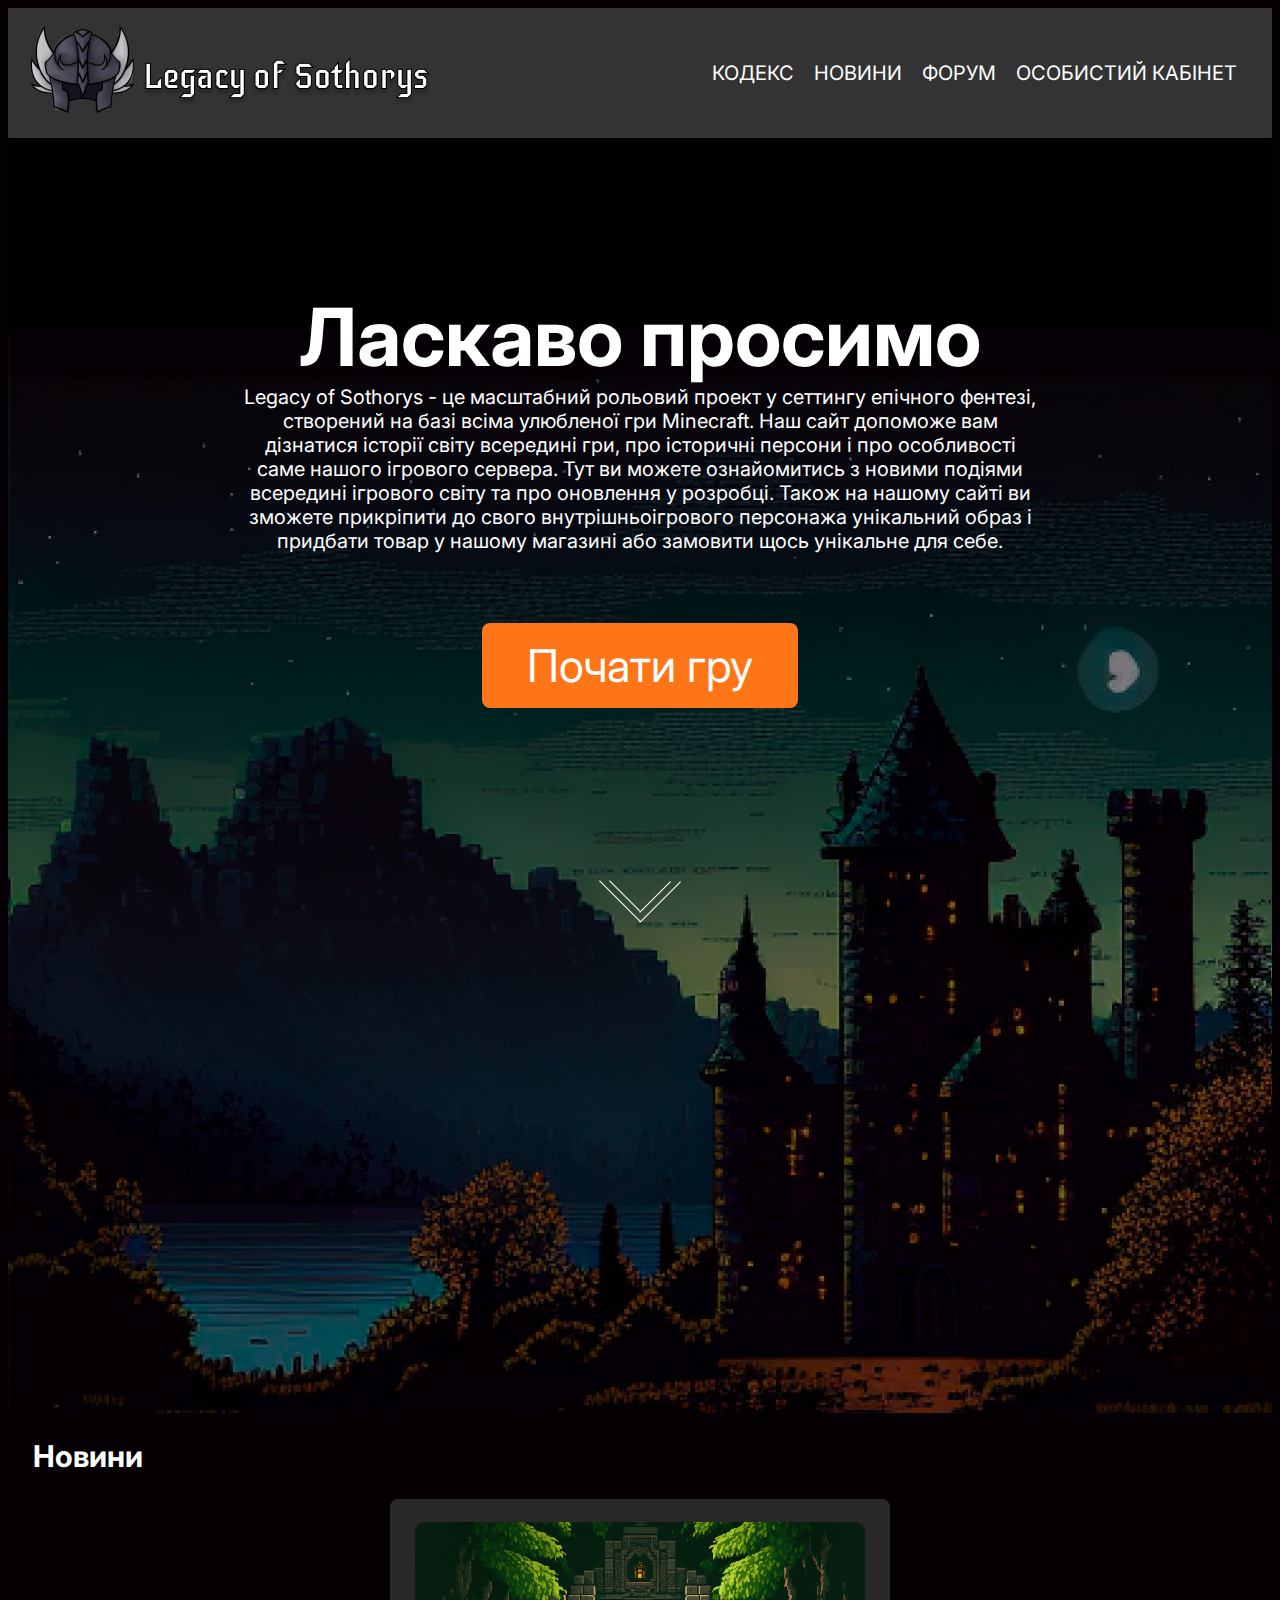
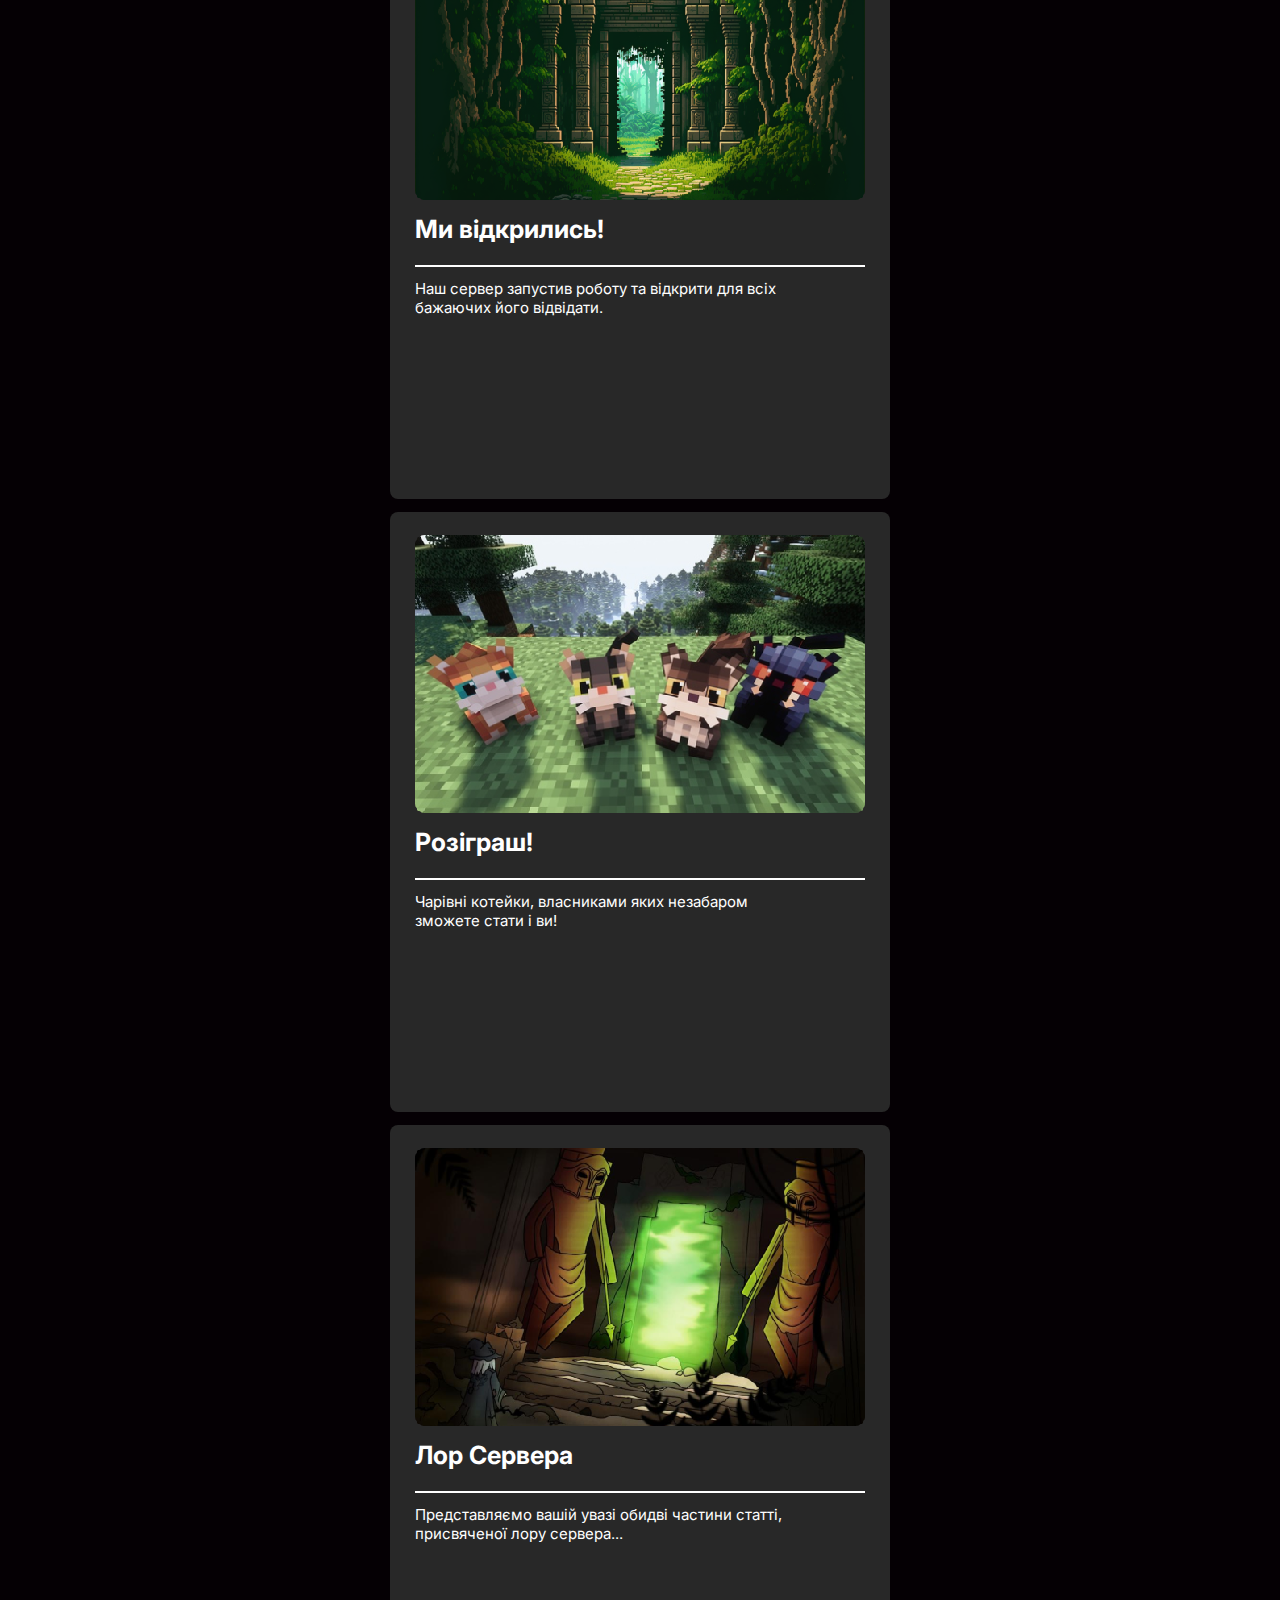
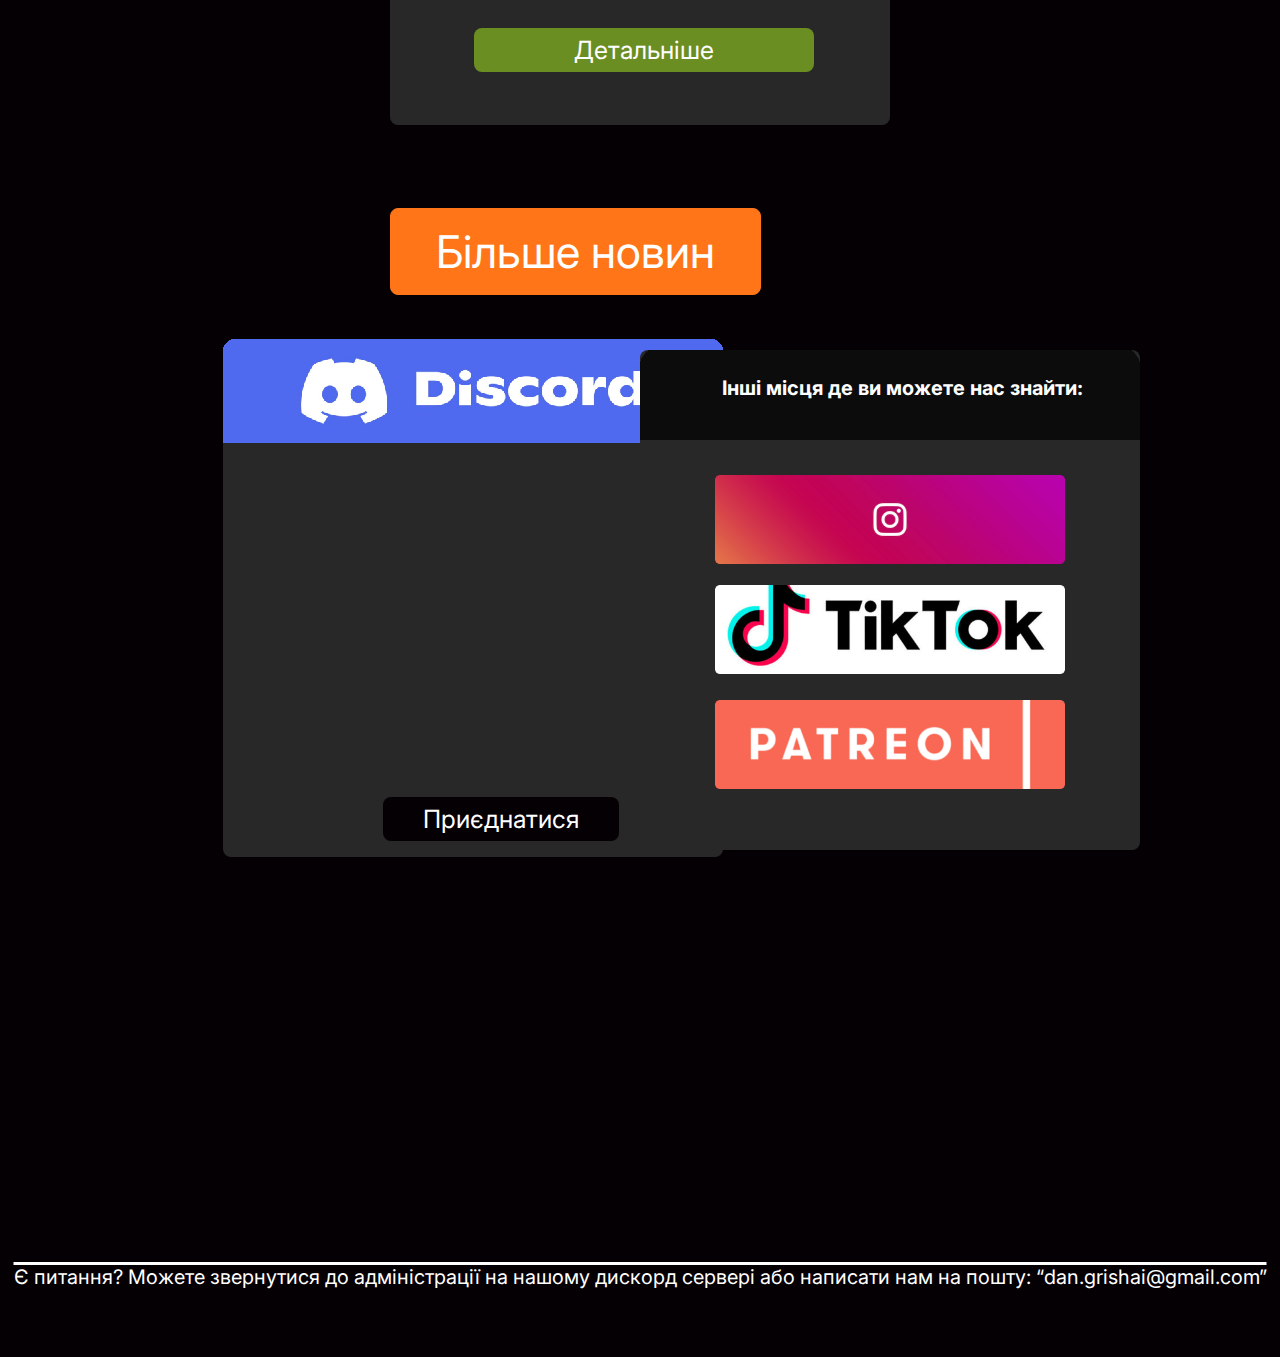
<file: index.html>
<!DOCTYPE html>
<html lang="en">
<head>
    <meta charset="UTF-8">
    <meta http-equiv="X-UA-Compatible" content="IE=edge">
    <meta name="viewport" content="width=device-width, initial-scale=1.0">
    <title>Legacy of  Sothorys</title>
    <link rel="preconnect" href="https://fonts.googleapis.com">
    <link rel="preconnect" href="https://fonts.gstatic.com" crossorigin>
    <link href="https://fonts.googleapis.com/css2?family=Inter&display=swap" rel="stylesheet">
    <link rel="stylesheet" href="/styles/style.css">
    <link href="https://cdnjs.cloudflare.com/ajax/libs/normalize/8.0.1/normalize.min.css">
</head>
<link rel="shortcut icon" href="/images/web.ico" type="image/x-icon">
<body>
    <header>
        <div class="header">
            <a href="index.html" class="header__logo"><img src="/images/Logo.png" alt="Logo"></a>
            <nav>
                <ul class="nav">
                    <li class="nav__item">
                        <a href="info.html" class="nav__link">Кодекс</a>
                    </li>
                    <li class="nav__item">
                        <a href="news.html" class="nav__link">Новини</a>
                    </li>
                    <li class="nav__item">
                        <a href="#" class="nav__link">Форум</a>
                    </li>
                    <li class="nav__item">
                        <a href="log.html" class="nav__link">Особистий кабінет</a>
                    </li>
                </ul>
            </nav>
            <div class="navbar-toggle">&#9776;</div>
        </div>
    </header>
    
    <section class="banner">
    <section>
        <div class="container">
            <h1 class="banner__title">Ласкаво просимо</h1>
            <p class="banner__text">Legacy of Sothorys - це масштабний рольовий
                проект у сеттингу епічного фентезі, створений
                на базі всіма улюбленої гри Minecraft.
                
                Наш сайт допоможе вам дізнатися історії світу всередині гри, про історичні персони і про особливості саме нашого ігрового сервера. Тут ви можете ознайомитись з новими подіями всередині ігрового світу та про оновлення у розробці. Також на нашому сайті ви зможете прикріпити до свого внутрішньоігрового персонажа унікальний образ і придбати товар у нашому магазині або замовити щось унікальне для себе.</p>
                <div class="btn">
                    <a href="start.html" class="btn__btn">Почати гру</a>
                </div>
                <img class="banner__img" src="/images/down.png " alt="banner">
        </div>
    </section>
    </section>
    <section class="section">
        <div class="container">
            <h2 class="section__title">Новини</h2>
            <div class="news">
                <div class="news-item">
                    <div class="news-header">
                        <div class="news-info">
                            <h3 class="news-info__title">Ми відкрились!</h3>
                        </div>
                    </div>
                    <div class="news-footer">
                        <ul class="news-list">
                            <p class="news-list__item">Наш сервер запустив роботу та відкрити для всіх бажаючих його відвідати.</p>
                            <!-- <a href="#" class="news-list__btn">Детальніше</a> -->
                        </ul>
                        <img class="news-info__img1" src="/images/new1.png" alt="news">
                        <img class="news-info__line1" src="/images/line.png" alt="news">
                    </div>
                </div>
                <div class="news-item1">
                    <div class="news-header">
                        <div class="news-info">
                            <h3 class="news-info__title">Розіграш!</h3>
                        </div>
                    </div>
                    <div class="news-footer">
                        <ul class="news-list">
                            <p class="news-list__item">Чарівні котейки, власниками яких незабаром зможете стати і ви!</p>
                            <!-- <a href="#" class="news-list__btn">Детальніше</a> -->
                        </ul>
                        <img class="news-info__img1" src="/images/new2.png" alt="news">
                        <img class="news-info__line1" src="/images/line.png" alt="news">
                    </div>
                </div>
                <div class="news-item2">
                    <div class="news-header">
                        <div class="news-info">
                            <h3 class="news-info__title">Лор Сервера</h3>
                        </div>
                    </div>
                    <div class="news-footer">
                        <ul class="news-list">
                            <p class="news-list__item">Представляємо вашій увазі обидві частини статті, присвяченої лору сервера...</p>
                            <a href="#" class="news-list__btn">Детальніше</a>
                        </ul>
                        <img class="news-info__img1" src="/images/new3.png" alt="news">
                        <img class="news-info__line1" src="/images/line.png" alt="news">
                    </div>
                    <div class="newsbtn">
                        <a href="news.html" class="newsbtn__btn">Більше новин</a>
                    </div>
                </div>
            </div>
        </div>
    </div>
</div>
    </section>
    <section class="contacts">
        <div class="info">
                <div class="info-links">                
                    <div class="info-links__header">
                        <img class="info-links__header__img" src="/images/Dis1.png" alt="Dis">
                    </div>
                    <div class="info-links__btn">
                        <a href="#" class="info-links__btn__btn">Приєднатися</a>
                    </div>
                </div>
                <div class="info-links1">                
                    <div class="info-links1__header">
                        <img src="/images/blackline.png" class="info-links1__header__img" alt="textback">
                        <h4 class="info-links1__header__title">Інші місця де ви можете нас знайти:</h4>
                    </div>
                    <div class="info-links1__btn">
                        <a href="#"><img class="info-links1__btn__instagram" src="/images/inst.png" alt="info-btn"></a>
                        <a href="#"><img class="info-links1__btn__tiktok" src="/images/tiktok.png" alt="info-btn1"></a>
                        <a href="#"><img class="info-links1__btn__patreon" src="/images/patreon.png" alt="info-btn2"></a>
                    </div>
                </div>
        </div>
    </section>
    <section class="end">
        <div class="ending">
            <p class="ending__text">Є питання? Можете звернутися до адміністрації на нашому дискорд сервері або написати нам на пошту: “dan.grishai@gmail.com”</p>
        </div>
    </section>
    <script>
        document.addEventListener('DOMContentLoaded', function () {
            var navbarToggle = document.querySelector('.navbar-toggle');
            var navbarMenu = document.querySelector('.nav');

            navbarToggle.addEventListener('click', function () {
                navbarMenu.classList.toggle('navbar-open');
            });
        });
    </script>
</body>
</html>
</file>
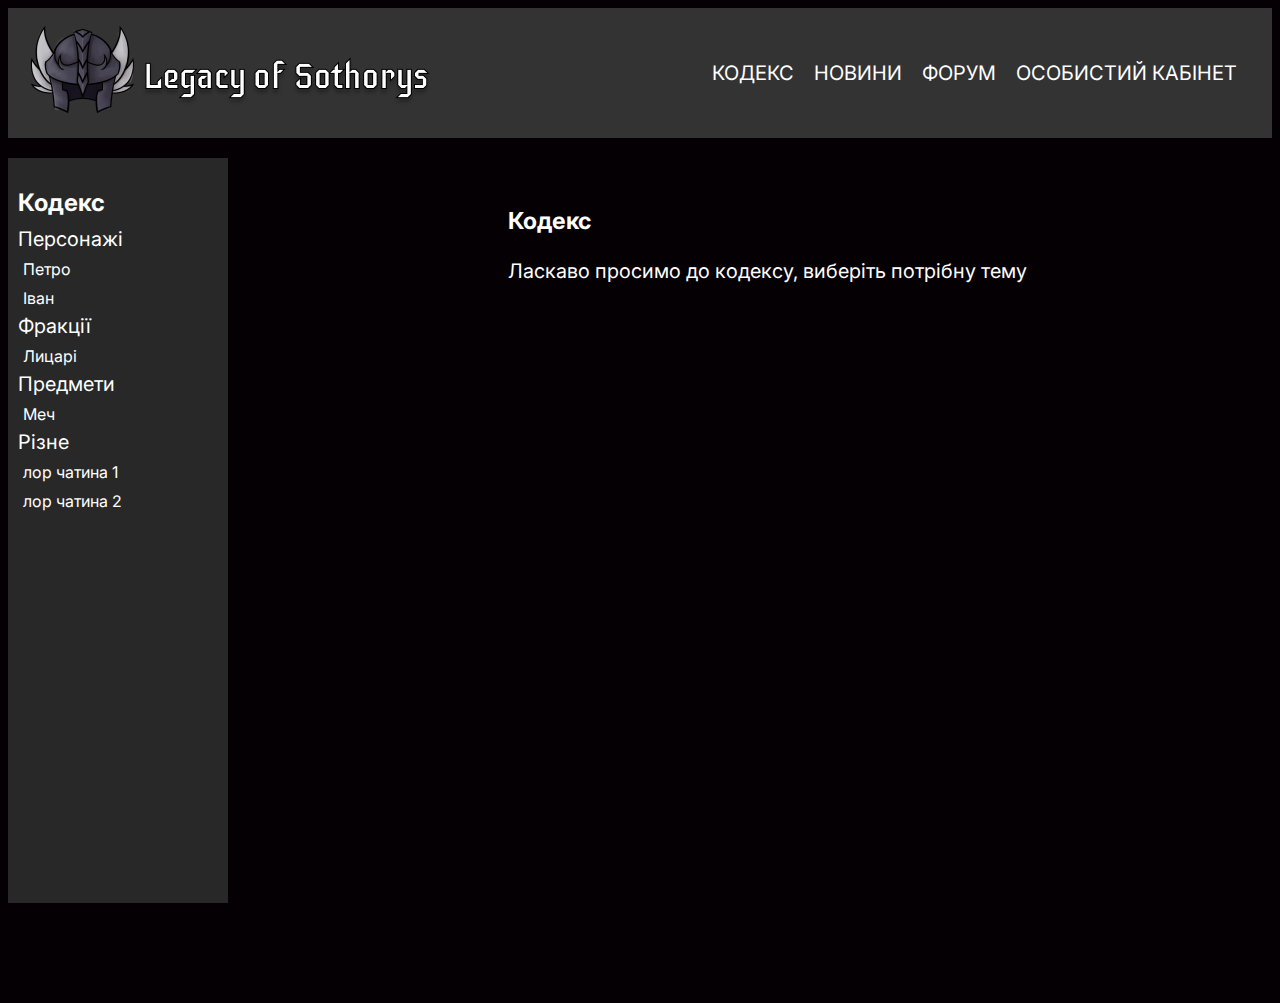
<file: info.html>
<!DOCTYPE html>
<html lang="en">
<head>
    <meta charset="UTF-8">
    <meta http-equiv="X-UA-Compatible" content="IE=edge">
    <meta name="viewport" content="width=device-width, initial-scale=1.0">
    <title>Кодекс Legacy of  Sothorys</title>
    <link rel="preconnect" href="https://fonts.googleapis.com">
    <link rel="preconnect" href="https://fonts.gstatic.com" crossorigin>
    <link href="https://fonts.googleapis.com/css2?family=Inter&display=swap" rel="stylesheet">
    <link rel="stylesheet" href="/styles/style.css">
    <link href="https://cdnjs.cloudflare.com/ajax/libs/normalize/8.0.1/normalize.min.css">
</head>
<link rel="shortcut icon" href="/images/web.ico" type="image/x-icon">
<body>
    <header>
        <div class="header">
            <a href="index.html" class="header__logo"><img src="/images/Logo.png" alt="Logo"></a>
            <nav>
                <ul class="nav">
                    <li class="nav__item">
                        <a href="info.html" class="nav__link">Кодекс</a>
                    </li>
                    <li class="nav__item">
                        <a href="news.html" class="nav__link">Новини</a>
                    </li>
                    <li class="nav__item">
                        <a href="#" class="nav__link">Форум</a>
                    </li>
                    <li class="nav__item">
                        <a href="log.html" class="nav__link">Особистий кабінет</a>
                    </li>
                </ul>
            </nav>
            <div class="navbar-toggle">&#9776;</div>
        </div>
    </header>
    <div class="Titels">
        <h2 class="Titels__title">Кодекс</h2>
        <ul class="infos">
            <li class="infos__item">
                <a class="infos__item">Персонажі</a>
            </li>
            <li class="infos__item">
                <a href="#" class="infos__link1">Петро</a>
            </li>
            <li class="infos__item">
                <a href="#" class="infos__link2">Іван</a>
            </li>
            <li class="infos__item">
                <a class="infos__item">Фракції</a>
            </li>
            <li class="infos__item">
                <a href="#" class="infos__link3">Лицарі</a>
            </li>
            <li class="infos__item">
                <a class="infos__item">Предмети</a>
            </li>
            <li class="infos__item">
                <a href="#" class="infos__link4">Меч</a>
            </li>
            <li class="infos__item">
                <a class="infos__item">Різне</a>
            </li>
            <li class="infos__item">
                <a href="#" class="infos__link5">лор чатина 1</a>
            </li>
            <li class="infos__item">
                <a href="#" class="infos__link6">лор чатина 2</a>
            </li>
        </ul>
    </div>
    <div class="Textos">
        <h3 class="pageTitle">Кодекс</h3>
        <p class="textContainer">Ласкаво просимо до кодексу, виберіть потрібну тему</p>
    </div>
    <script>
        // Получаем ссылки на элементы
        var link1 = document.querySelector('.infos__link1');
        var link2 = document.querySelector('.infos__link2');
        var link3 = document.querySelector('.infos__link3');
        var link4 = document.querySelector('.infos__link4');
        var link5 = document.querySelector('.infos__link5');
        var link6 = document.querySelector('.infos__link6');
        var pageTitle = document.querySelector(".pageTitle");
        var textContainer = document.querySelector(".textContainer");

        // Назначаем обработчики событий для кнопок
        link1.addEventListener("click", function(event) {
        event.preventDefault(); // Отменяем переход по ссылке
        pageTitle.innerHTML = "Петро";
        textContainer.innerHTML = "Петро це фермер, який любить працювати";
        });

        link2.addEventListener("click", function(event) {
        event.preventDefault(); // Отменяем переход по ссылке
        pageTitle.innerHTML = "Іван";
        textContainer.innerHTML = "Іван це інший персонаж";
        });

        link3.addEventListener("click", function(event) {
        event.preventDefault(); // Отменяем переход по ссылке
        pageTitle.innerHTML = "Лицарі";
        textContainer.innerHTML = "Лицарі це орден захисників";
        });

        link4.addEventListener("click", function(event) {
        event.preventDefault(); // Отменяем переход по ссылке
        pageTitle.innerHTML = "Меч";
        textContainer.innerHTML = "Меч стандартне спорядження лицарів";
        });

        link5.addEventListener("click", function(event) {
        event.preventDefault(); // Отменяем переход по ссылке
        pageTitle.innerHTML = "лор чатина 1";
        textContainer.innerHTML = "1";
        });

        link6.addEventListener("click", function(event) {
        event.preventDefault(); // Отменяем переход по ссылке
        pageTitle.innerHTML = "лор чатина 2";
        textContainer.innerHTML = "2";
        });
    </script>
    <script>
        document.addEventListener('DOMContentLoaded', function () {
            var navbarToggle = document.querySelector('.navbar-toggle');
            var navbarMenu = document.querySelector('.nav');

            navbarToggle.addEventListener('click', function () {
                navbarMenu.classList.toggle('navbar-open');
            });
        });
    </script>
</body>
</html>
</file>
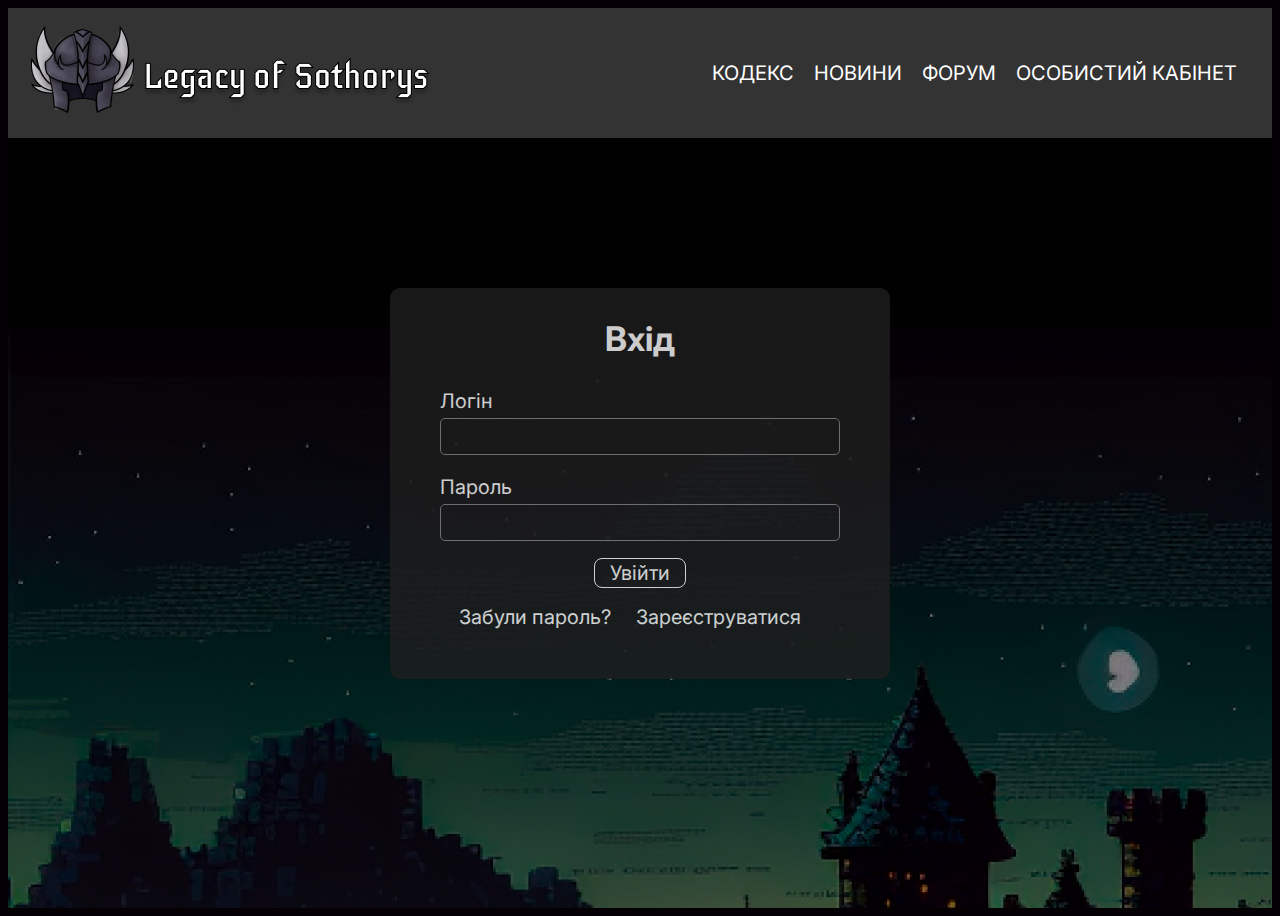
<file: log.html>
<!DOCTYPE html>
<html lang="en">
<head>
    <meta charset="UTF-8">
    <meta http-equiv="X-UA-Compatible" content="IE=edge">
    <meta name="viewport" content="width=device-width, initial-scale=1.0">
    <title>Вхід Legacy of  Sothorys</title>
    <link rel="preconnect" href="https://fonts.googleapis.com">
    <link rel="preconnect" href="https://fonts.gstatic.com" crossorigin>
    <link href="https://fonts.googleapis.com/css2?family=Inter&display=swap" rel="stylesheet">
    <link rel="stylesheet" href="/styles/style.css">
    <link href="https://cdnjs.cloudflare.com/ajax/libs/normalize/8.0.1/normalize.min.css">
</head>
<link rel="shortcut icon" href="/images/web.ico" type="image/x-icon">
<body>
  <header>
    <div class="header">
        <a href="index.html" class="header__logo"><img src="/images/Logo.png" alt="Logo"></a>
        <nav>
            <ul class="nav">
                <li class="nav__item">
                    <a href="info.html" class="nav__link">Кодекс</a>
                </li>
                <li class="nav__item">
                    <a href="news.html" class="nav__link">Новини</a>
                </li>
                <li class="nav__item">
                    <a href="#" class="nav__link">Форум</a>
                </li>
                <li class="nav__item">
                    <a href="log.html" class="nav__link">Особистий кабінет</a>
                </li>
            </ul>
        </nav>
        <div class="navbar-toggle">&#9776;</div>
    </div>
</header>
    <section class="Log">
        <section class="login-section">
            <h2>Вхід</h2>
            <form action="#">
              <div class="form-group">
                <label for="login">Логін</label>
                <input type="text" id="login" name="login" required>
              </div>
              <div class="form-group">
                <label for="password">Пароль</label>
                <input type="password" id="password" name="password" required>
              </div>
                <a class="logbtn" href="prof.html" type="submit">Увійти</a>
            </form>
            <div class="links">
              <a href="#">Забули пароль?</a>
              <a href="reg.html">Зареєструватися</a>
            </div>
          </section>
          
    </section>
    <script>
      document.addEventListener('DOMContentLoaded', function () {
          var navbarToggle = document.querySelector('.navbar-toggle');
          var navbarMenu = document.querySelector('.nav');

          navbarToggle.addEventListener('click', function () {
              navbarMenu.classList.toggle('navbar-open');
          });
      });
  </script>
</body>
</html>
</file>
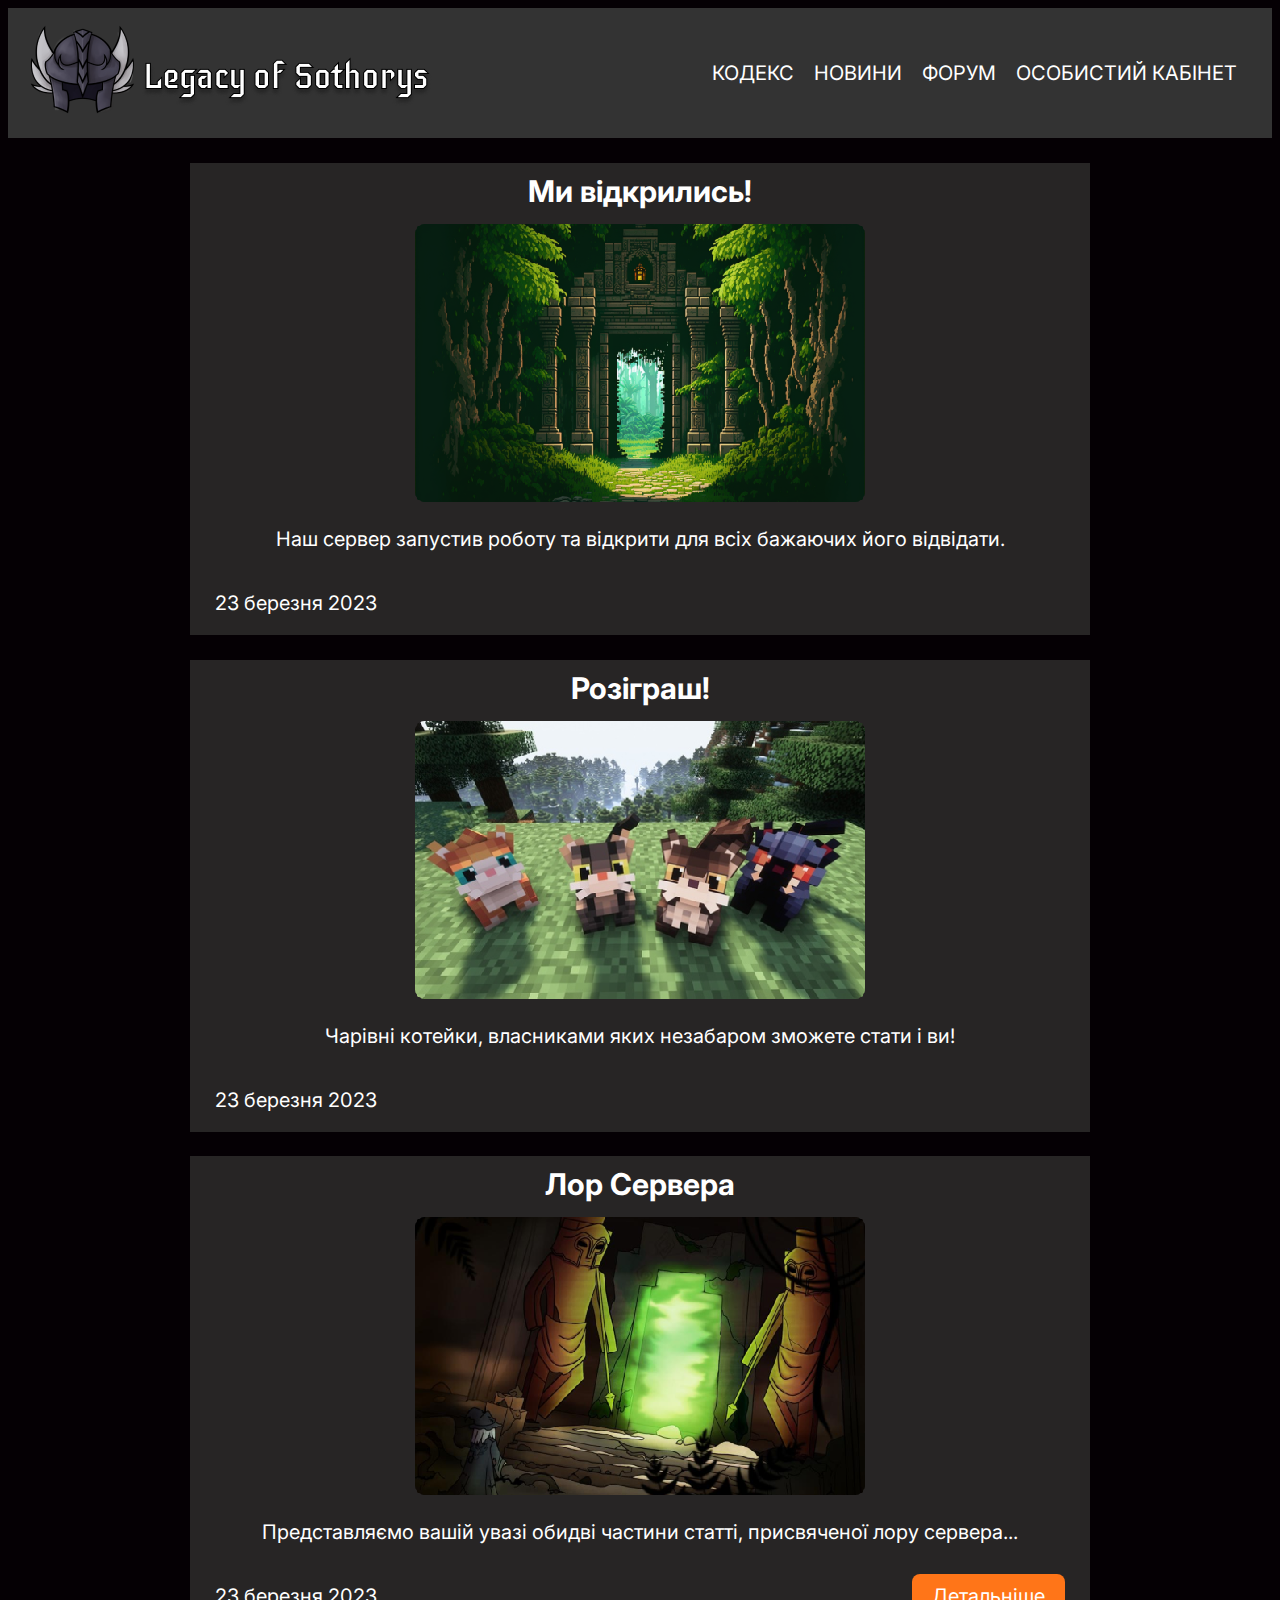
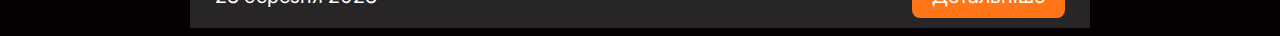
<file: news.html>
<!DOCTYPE html>
<html lang="en">
<head>
    <meta charset="UTF-8">
    <meta http-equiv="X-UA-Compatible" content="IE=edge">
    <meta name="viewport" content="width=device-width, initial-scale=1.0">
    <title>Новини Legacy of  Sothorys</title>
    <link rel="preconnect" href="https://fonts.googleapis.com">
    <link rel="preconnect" href="https://fonts.gstatic.com" crossorigin>
    <link href="https://fonts.googleapis.com/css2?family=Inter&display=swap" rel="stylesheet">
    <link rel="stylesheet" href="/styles/style.css">
    <link href="https://cdnjs.cloudflare.com/ajax/libs/normalize/8.0.1/normalize.min.css">
</head>
<link rel="shortcut icon" href="/images/web.ico" type="image/x-icon">
<body>
  <header>
    <div class="header">
        <a href="index.html" class="header__logo"><img src="/images/Logo.png" alt="Logo"></a>
        <nav>
            <ul class="nav">
                <li class="nav__item">
                    <a href="info.html" class="nav__link">Кодекс</a>
                </li>
                <li class="nav__item">
                    <a href="news.html" class="nav__link">Новини</a>
                </li>
                <li class="nav__item">
                    <a href="#" class="nav__link">Форум</a>
                </li>
                <li class="nav__item">
                    <a href="log.html" class="nav__link">Особистий кабінет</a>
                </li>
            </ul>
        </nav>
        <div class="navbar-toggle">&#9776;</div>
    </div>
</header>
    <div class="news-itemm">
        <h2>Ми відкрились!</h2>
        <img src="/images/new1.png" alt="Изображение новости">
        <p>Наш сервер запустив роботу та відкрити для всіх бажаючих його відвідати.</p>
        <div style="display: flex; justify-content: space-between; align-items: center; margin-top: 10px;">
          <div>
            <p class="news-itemm__date">23 березня 2023</p>
          </div>
          <!-- <a href="#" class="read-more">Детальніше</a> -->
        </div>
      </div>
      <div class="news-itemm">
        <h2>Розіграш!</h2>
        <img src="/images/new2.png" alt="Изображение новости">
        <p>Чарівні котейки, власниками яких незабаром зможете стати і ви!</p>
        <div style="display: flex; justify-content: space-between; align-items: center; margin-top: 10px;">
          <div>
            <p class="news-itemm__date">23 березня 2023</p>
          </div>
          <!-- <a href="#" class="read-more">Детальніше</a> -->
        </div>
      </div>
      <div class="news-itemm">
        <h2>Лор Сервера</h2>
        <img src="/images/new3.png" alt="Изображение новости">
        <p>Представляємо вашій увазі обидві частини статті, присвяченої лору сервера...</p>
        <div style="display: flex; justify-content: space-between; align-items: center; margin-top: 10px;">
          <div>
            <p class="news-itemm__date">23 березня 2023</p>
          </div>
          <a href="news1.html" class="read-more">Детальніше</a>
        </div>
      </div>
      <script>
        document.addEventListener('DOMContentLoaded', function () {
            var navbarToggle = document.querySelector('.navbar-toggle');
            var navbarMenu = document.querySelector('.nav');

            navbarToggle.addEventListener('click', function () {
                navbarMenu.classList.toggle('navbar-open');
            });
        });
    </script>
</body>
</html>
</file>
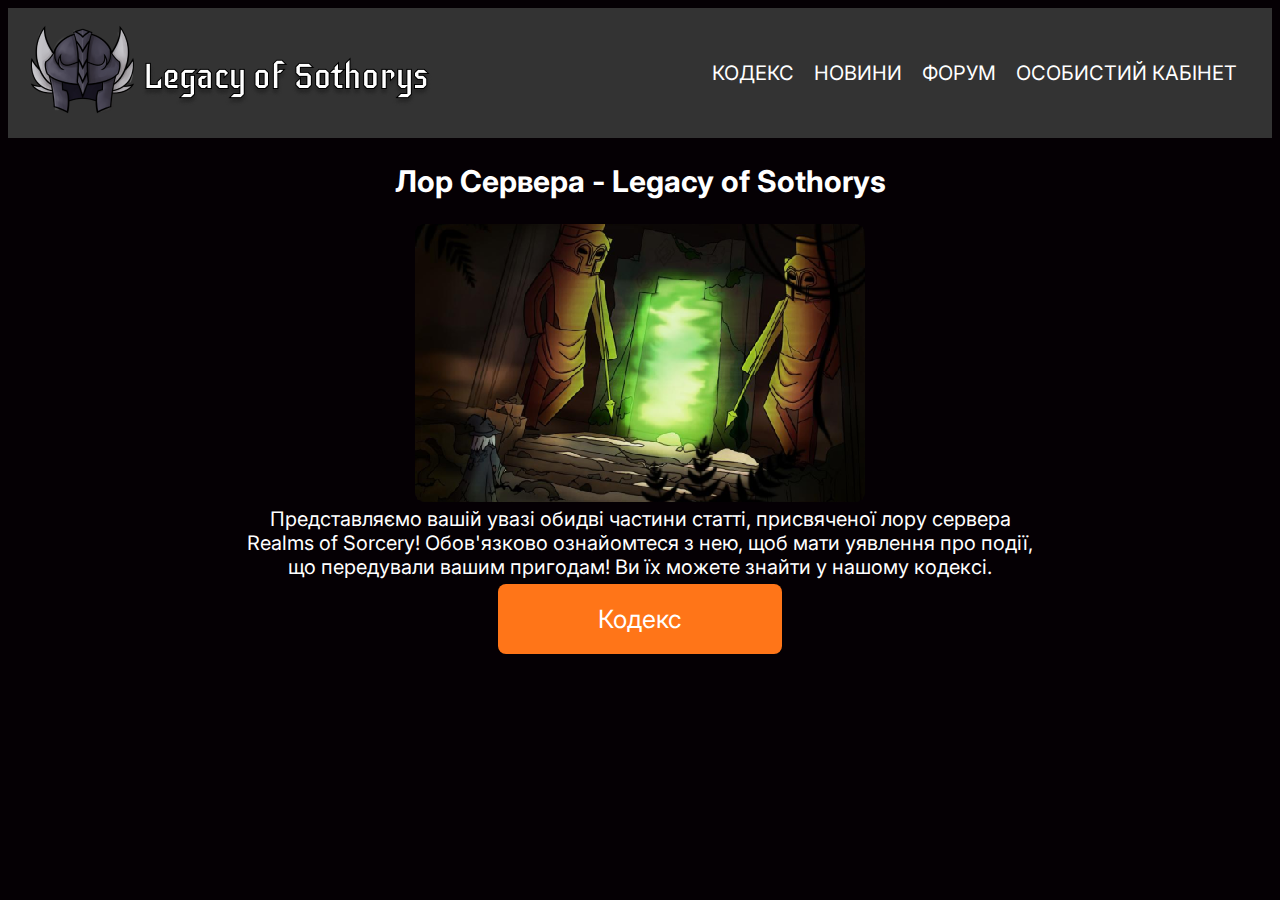
<file: news1.html>
<!DOCTYPE html>
<html lang="en">
<head>
    <meta charset="UTF-8">
    <meta http-equiv="X-UA-Compatible" content="IE=edge">
    <meta name="viewport" content="width=device-width, initial-scale=1.0">
    <title>Лор Сервера - Legacy of Sothorys</title>
    <link rel="preconnect" href="https://fonts.googleapis.com">
    <link rel="preconnect" href="https://fonts.gstatic.com" crossorigin>
    <link href="https://fonts.googleapis.com/css2?family=Inter&display=swap" rel="stylesheet">
    <link rel="stylesheet" href="/styles/style.css">
    <link href="https://cdnjs.cloudflare.com/ajax/libs/normalize/8.0.1/normalize.min.css">
</head>
<link rel="shortcut icon" href="/images/web.ico" type="image/x-icon">
<body>
    <header>
        <div class="header">
            <a href="index.html" class="header__logo"><img src="/images/Logo.png" alt="Logo"></a>
            <nav>
                <ul class="nav">
                    <li class="nav__item">
                        <a href="info.html" class="nav__link">Кодекс</a>
                    </li>
                    <li class="nav__item">
                        <a href="news.html" class="nav__link">Новини</a>
                    </li>
                    <li class="nav__item">
                        <a href="#" class="nav__link">Форум</a>
                    </li>
                    <li class="nav__item">
                        <a href="log.html" class="nav__link">Особистий кабінет</a>
                    </li>
                </ul>
            </nav>
            <div class="navbar-toggle">&#9776;</div>
        </div>
    </header>
	<div class="new3">
		<h2 class="new3-title">Лор Сервера - Legacy of Sothorys</h1>
		<img class="new3-img"  src="/images/new3.png" alt="Лор Сервера - Legacy of Sothorys">
		<p class="new3-text">Представляємо вашій увазі обидві частини статті, присвяченої лору сервера Realms of Sorcery! Обов'язково ознайомтеся з нею, щоб мати уявлення про події, що передували вашим пригодам! Ви їх можете знайти у нашому кодексі.</p>
		<a href="info.html" class="new3-btn">Кодекс</a>
	</div>
    <script>
        document.addEventListener('DOMContentLoaded', function () {
            var navbarToggle = document.querySelector('.navbar-toggle');
            var navbarMenu = document.querySelector('.nav');

            navbarToggle.addEventListener('click', function () {
                navbarMenu.classList.toggle('navbar-open');
            });
        });
    </script>
</body>
</html>
</file>
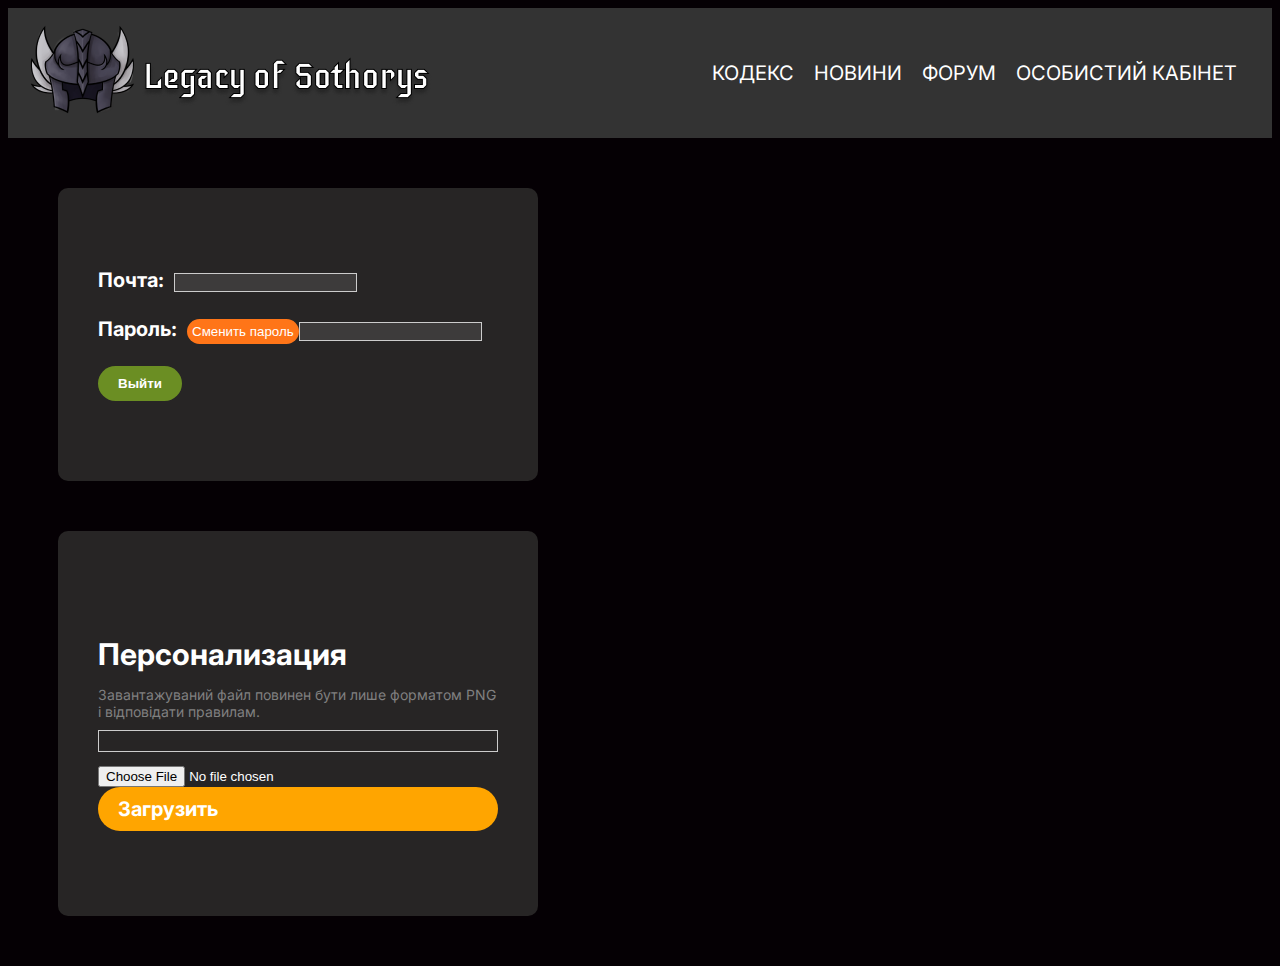
<file: prof.html>
<!DOCTYPE html>
<html lang="en">
    <head>
        <meta charset="UTF-8">
        <meta http-equiv="X-UA-Compatible" content="IE=edge">
        <meta name="viewport" content="width=device-width, initial-scale=1.0">
        <title>Профiль Legacy of  Sothorys</title>
        <link rel="preconnect" href="https://fonts.googleapis.com">
        <link rel="preconnect" href="https://fonts.gstatic.com" crossorigin>
        <link href="https://fonts.googleapis.com/css2?family=Inter&display=swap" rel="stylesheet">
        <link rel="stylesheet" href="/styles/style.css">
        <link href="https://cdnjs.cloudflare.com/ajax/libs/normalize/8.0.1/normalize.min.css">
    </head>
    <link rel="shortcut icon" href="/images/web.ico" type="image/x-icon">
<body>
    <header>
        <div class="header">
            <a href="index.html" class="header__logo"><img src="/images/Logo.png" alt="Logo"></a>
            <nav>
                <ul class="nav">
                    <li class="nav__item">
                        <a href="info.html" class="nav__link">Кодекс</a>
                    </li>
                    <li class="nav__item">
                        <a href="news.html" class="nav__link">Новини</a>
                    </li>
                    <li class="nav__item">
                        <a href="#" class="nav__link">Форум</a>
                    </li>
                    <li class="nav__item">
                        <a href="log.html" class="nav__link">Особистий кабінет</a>
                    </li>
                </ul>
            </nav>
            <div class="navbar-toggle">&#9776;</div>
        </div>
    </header>
    <body>
        <div class="prof-inf">
          <div class="profile-section">
            <label for="email">Почта:</label>
            <input type="text" id="login" name="login" required>
          </div>
          <div class="profile-section">
            <label for="password">Пароль:</label>
            <button class="change-password-btn">Сменить пароль</button>
            <input type="password" id="password" name="password" required>
          </div>
          <button class="logout-btn">Выйти</button>
        </div>

        <div class="personalization-section">
            <h2>Персонализация</h2>
            <p class="upload-message">Завантажуваний файл повинен бути лише форматом PNG і відповідати правилам.</p>
            <div class="image-preview"></div>
            <input type="file" id="image-upload" accept="image/png">
            <label for="image-upload" class="upload-btn">Загрузить</label>
          </div>
        </div>
        <script>
            // JavaScript для обработки загрузки изображения и отображения его предварительного просмотра
            document.getElementById('image-upload').addEventListener('change', function(event) {
              var imagePreview = document.querySelector('.image-preview');
              imagePreview.innerHTML = ''; // Очищаем предыдущее содержимое предварительного просмотра
        
              var file = event.target.files[0];
              var reader = new FileReader();
        
              reader.onload = function(e) {
                var img = document.createElement('img');
                img.src = e.target.result;
                img.style.maxWidth = '100%';
                img.style.height = 'auto';
                imagePreview.appendChild(img);
              };
        
              reader.readAsDataURL(file);
            });
          </script>
              <script>
                document.addEventListener('DOMContentLoaded', function () {
                    var navbarToggle = document.querySelector('.navbar-toggle');
                    var navbarMenu = document.querySelector('.nav');
        
                    navbarToggle.addEventListener('click', function () {
                        navbarMenu.classList.toggle('navbar-open');
                    });
                });
            </script>
</body>
</html>
</file>
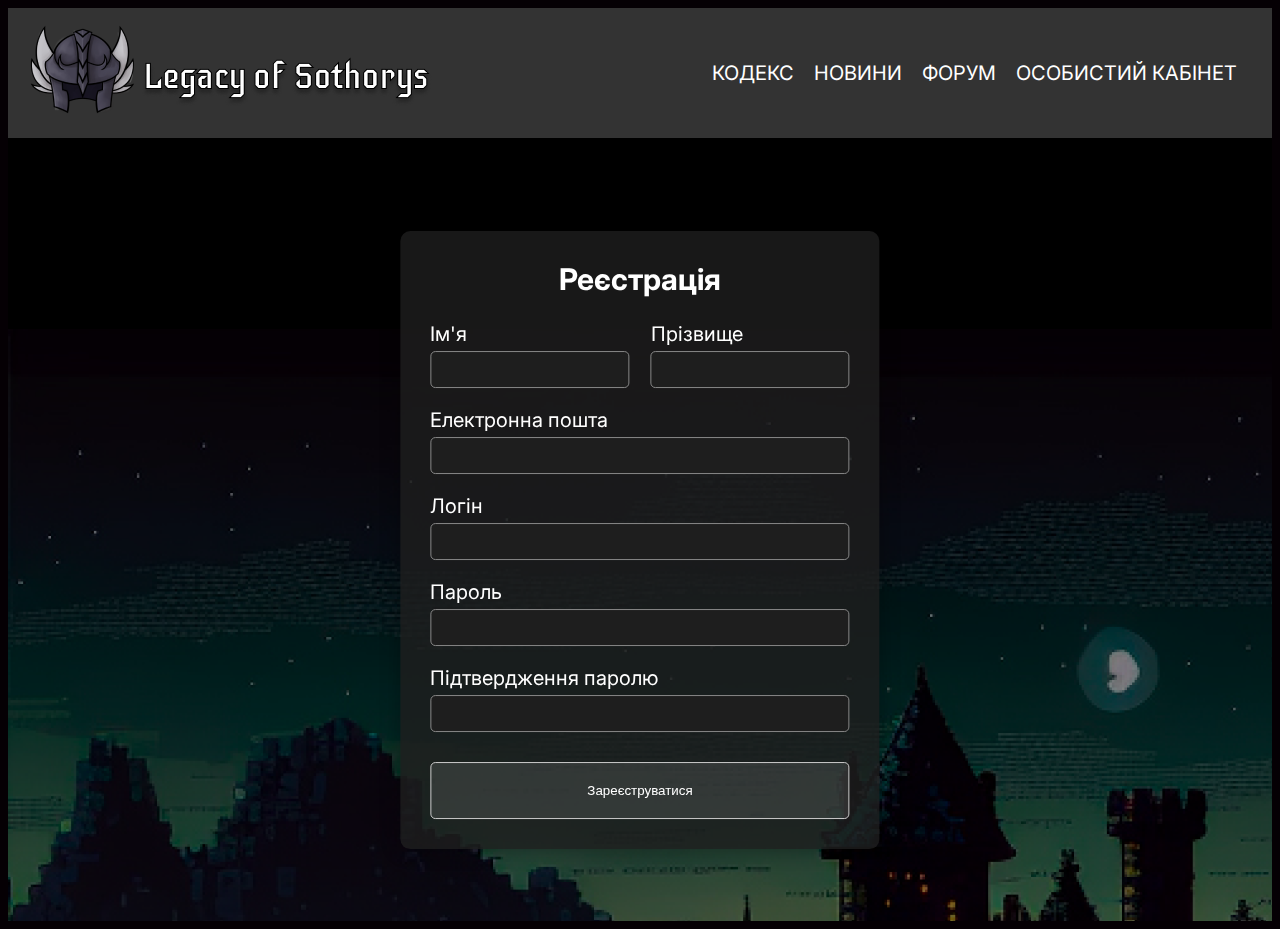
<file: reg.html>
<!DOCTYPE html>
<html lang="en">
<head>
    <meta charset="UTF-8">
    <meta http-equiv="X-UA-Compatible" content="IE=edge">
    <meta name="viewport" content="width=device-width, initial-scale=1.0">
    <title>Реєстрація Legacy of  Sothorys</title>
    <link rel="preconnect" href="https://fonts.googleapis.com">
    <link rel="preconnect" href="https://fonts.gstatic.com" crossorigin>
    <link href="https://fonts.googleapis.com/css2?family=Inter&display=swap" rel="stylesheet">
    <link rel="stylesheet" href="/styles/style.css">
    <link href="https://cdnjs.cloudflare.com/ajax/libs/normalize/8.0.1/normalize.min.css">
</head>
<link rel="shortcut icon" href="/images/web.ico" type="image/x-icon">
<body>
  <header>
    <div class="header">
        <a href="index.html" class="header__logo"><img src="/images/Logo.png" alt="Logo"></a>
        <nav>
            <ul class="nav">
                <li class="nav__item">
                    <a href="info.html" class="nav__link">Кодекс</a>
                </li>
                <li class="nav__item">
                    <a href="news.html" class="nav__link">Новини</a>
                </li>
                <li class="nav__item">
                    <a href="#" class="nav__link">Форум</a>
                </li>
                <li class="nav__item">
                    <a href="log.html" class="nav__link">Особистий кабінет</a>
                </li>
            </ul>
        </nav>
        <div class="navbar-toggle">&#9776;</div>
    </div>
</header>
    <section class="Reg">
        <div class="registration-container">
            <h2>Реєстрація</h2>
            <div class="form-row">
              <div class="form-group">
                <label for="first-name">Ім'я</label>
                <input type="text" id="first-name" name="first-name" required>
              </div>
              <div class="form-group">
                <label for="last-name">Прізвище</label>
                <input type="text" id="last-name" name="last-name" required>
              </div>
            </div>
            <div class="form-group">
              <label for="email">Електронна пошта</label>
              <input type="email" id="email" name="email" required>
            </div>
            <div class="form-group">
              <label for="username">Логін</label>
              <input type="text" id="username" name="username" required>
            </div>
              <div class="form-group">
                <label for="password">Пароль</label>
                <input type="password" id="password" name="password" required>
              </div>
              <div class="form-group">
                <label for="password-confirm">Підтвердження паролю</label>
                <input type="password" id="password-confirm" name="password-confirm" required>
              </div>
            <a href="log.html"><button type="submit">Зареєструватися</button></a>
          </div>
    </section>
    <script>
      document.addEventListener('DOMContentLoaded', function () {
          var navbarToggle = document.querySelector('.navbar-toggle');
          var navbarMenu = document.querySelector('.nav');

          navbarToggle.addEventListener('click', function () {
              navbarMenu.classList.toggle('navbar-open');
          });
      });
  </script>
</body>
</html>
</file>
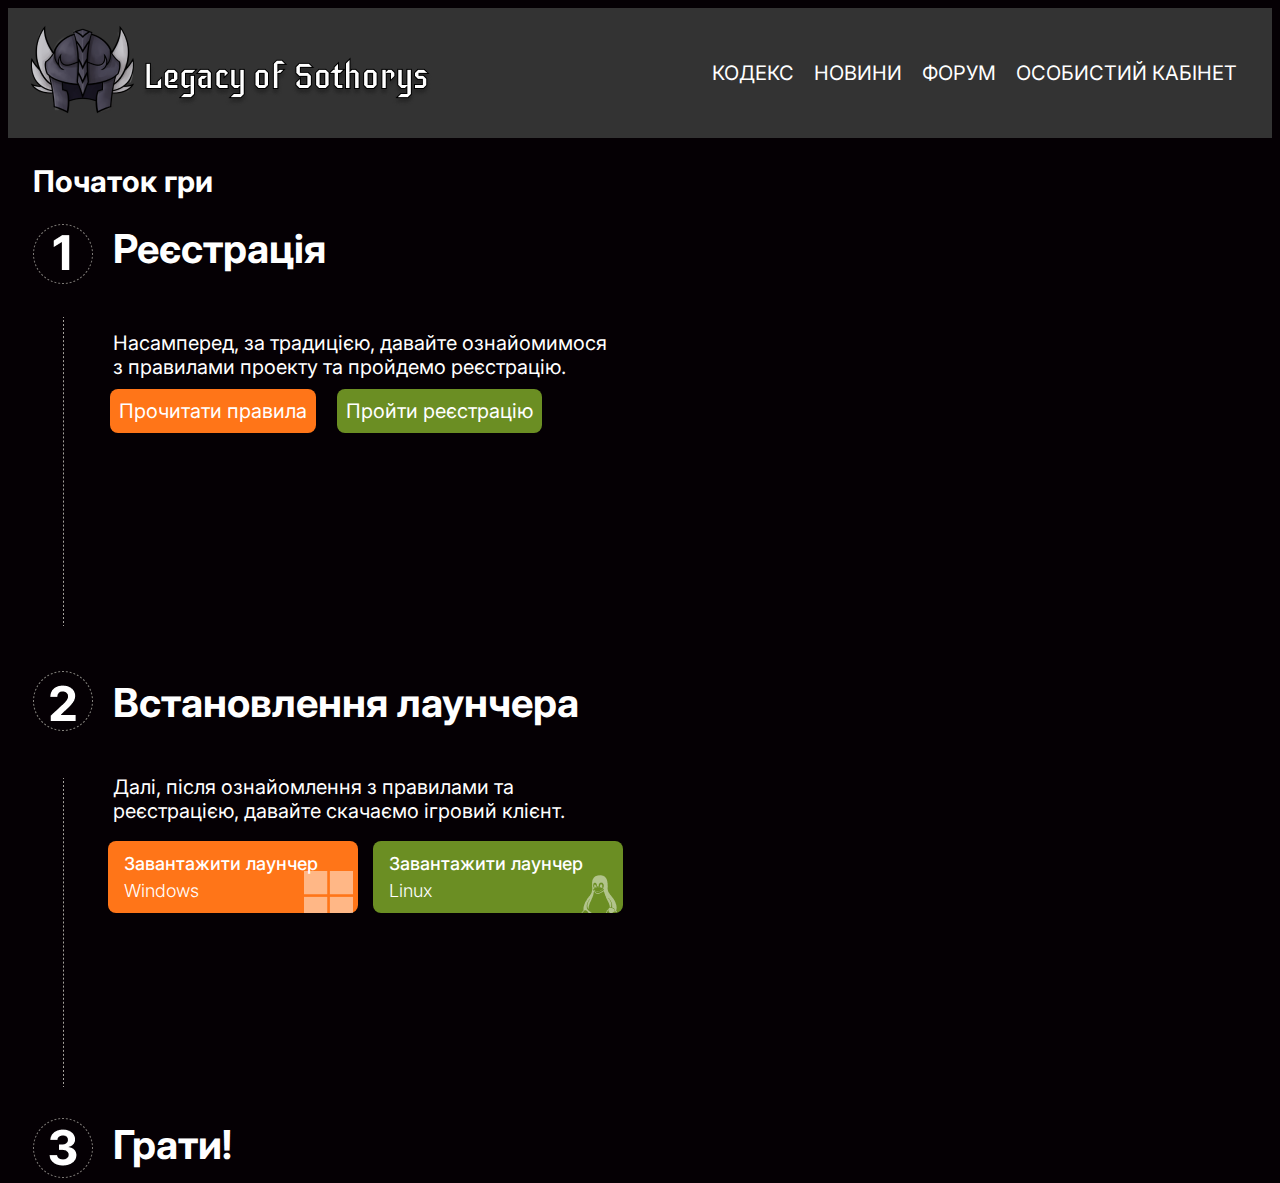
<file: start.html>
<!DOCTYPE html>
<html lang="en">
<head>
    <meta charset="UTF-8">
    <meta http-equiv="X-UA-Compatible" content="IE=edge">
    <meta name="viewport" content="width=device-width, initial-scale=1.0">
    <title>Початок гри Legacy of  Sothorys</title>
    <link rel="preconnect" href="https://fonts.googleapis.com">
    <link rel="preconnect" href="https://fonts.gstatic.com" crossorigin>
    <link href="https://fonts.googleapis.com/css2?family=Inter:wght@300;400&display=swap" rel="stylesheet">
    <link rel="stylesheet" href="/styles/style.css">
    <link href="https://cdnjs.cloudflare.com/ajax/libs/normalize/8.0.1/normalize.min.css">
</head>
<link rel="shortcut icon" href="/images/web.ico" type="image/x-icon">
<body>
    <header>
        <div class="header">
            <a href="index.html" class="header__logo"><img src="/images/Logo.png" alt="Logo"></a>
            <nav>
                <ul class="nav">
                    <li class="nav__item">
                        <a href="info.html" class="nav__link">Кодекс</a>
                    </li>
                    <li class="nav__item">
                        <a href="news.html" class="nav__link">Новини</a>
                    </li>
                    <li class="nav__item">
                        <a href="#" class="nav__link">Форум</a>
                    </li>
                    <li class="nav__item">
                        <a href="log.html" class="nav__link">Особистий кабінет</a>
                    </li>
                </ul>
            </nav>
            <div class="navbar-toggle">&#9776;</div>
        </div>
    </header>
    <section class="start">
        <h2 class="start__title">Початок гри</h2>
        <div class="step">
            <div class="step__first">
                <img class="step__first__img" src="/images/firststep.png" alt="first">
                <h3 class="step__first__title">Реєстрація</h3>
                <p class="step__first__text">Насамперед, за традицією, давайте ознайомимося з правилами проекту та пройдемо реєстрацію.</p>
                <a href="#" class="step__first__rools">Прочитати правила</a>
                <a href="reg.html" class="step__first__registration">Пройти реєстрацію</a>
            </div>
            <div class="step__two">
                <img class="step__two__img" src="/images/twostep.png" alt="two">
                <h3 class="step__two__title">Встановлення лаунчера</h3>
                <p class="step__two__text">Далі, після ознайомлення з правилами та реєстрацією, давайте скачаємо ігровий клієнт.</p>
                <a href="#" class="step__two__windows">
                    <span class="step__two__windows__text">Завантажити лаунчер</span>
                    <span class="step__two__windows__subtext">Windows</span>
                  </a>
                <a href="#" class="step__two__linux">
                    <span class="step__two__windows__text">Завантажити лаунчер</span>
                    <span class="step__two__windows__subtext">Linux</span>
                </a>
            </div>
            <div class="step__last">
                <img class="step__last__img" src="/images/laststep.png" alt="last">
                <h3 class="step__last__title">Грати!</h3>
            </div>
        </div>
    </section>
    <script>
        document.addEventListener('DOMContentLoaded', function () {
            var navbarToggle = document.querySelector('.navbar-toggle');
            var navbarMenu = document.querySelector('.nav');

            navbarToggle.addEventListener('click', function () {
                navbarMenu.classList.toggle('navbar-open');
            });
        });
    </script>
</body>
</html>
</file>
<file: styles/style.css>
@charset "UTF-8";
html {
  font-size: 10px;
}

body {
  color: #FFFFFF;
  background-color: #050004;
  font-size: 20px;
  font-family: "Inter", sans-serif;
  overflow-x: hidden;
}

a {
  text-decoration: none;
}

.header {
  display: flex;
  background-color: #333;
  justify-content: space-between;
  align-items: center;
  height: 100px;
  max-width: 1940px;
  margin: 0 auto;
  padding: 15px 15px;
  position: relative; /* Добавлено */
  z-index: 999; /* Добавлено */
}

.nav {
  list-style: none;
  display: flex;
  text-transform: uppercase;
}

.nav__item {
  margin-right: 20px;
}

.nav__link {
  color: #fff;
  text-decoration: none;
}

.navbar-toggle {
  display: none;
}

@media screen and (max-width: 930px) {
  .nav {
    display: none;
    flex-direction: column;
    align-items: center;
    background-color: #333;
    padding: 20px;
    position: absolute;
    top: 100px;
    left: 0;
    right: 0;
    z-index: 999; /* Добавлено */
  }
  .navbar-open {
    display: flex;
  }
  .navbar-toggle {
    display: block;
    cursor: pointer;
    color: #fff;
    font-size: 24px;
    position: relative; /* Добавлено */
    z-index: 1000; /* Добавлено */
  }
}
@media screen and (max-width: 1562px) {
  .news {
    display: flex;
    flex-direction: column;
    top: 50px;
  }
  .news-item1 {
    position: relative;
    bottom: 370px;
  }
  .news-item2 {
    position: relative;
    bottom: 740px;
  }
  .newsbtn {
    display: flex;
    position: relative;
    left: 50%;
  }
  .info {
    display: flex;
    flex-direction: column;
    position: relative;
    top: 1219px;
  }
  .info-links {
    display: flex;
    position: relative;
    left: 50px;
  }
  .ending {
    position: relative;
    top: 1089px;
  }
}
.banner {
  text-align: center;
  background-color: #050004;
  background-image: url(/images/Back.png);
  color: #FFFFFF;
  max-width: 1940px;
  padding-top: 150px;
  padding-bottom: 657px;
}
.banner__title {
  font-size: 8rem;
  max-width: 920px;
  margin: 0 auto;
}
.banner__text {
  max-width: 800px;
  margin: 0 auto;
}
.banner__img {
  position: relative;
  top: 172px;
}

.section {
  background-color: #050004;
  max-width: 1940px;
  max-height: 900px;
}
.section__title {
  position: relative;
  left: 25px;
}

.btn {
  display: flex;
  align-items: center;
  justify-content: center;
  padding-top: 70px;
}
.btn__btn {
  font-size: 45px;
  background-color: #FF7518;
  padding: 1.5rem 4.5rem;
  color: #FFFFFF;
  border-radius: 0.8rem;
}

.news {
  display: flex;
  justify-content: space-between;
  top: 50px;
}

.news-info {
  display: flex;
  background-color: #282828;
  width: 500px;
  height: 600px;
  border-radius: 0.8rem;
}
.news-info__title {
  position: relative;
  top: 290px;
  font-size: 2.5rem;
  left: 25px;
}
.news-info__img1 {
  position: relative;
  bottom: 675px;
  left: 25px;
}
.news-info__line1 {
  display: flex;
  position: relative;
  width: 450px;
  height: 2px;
  bottom: 615px;
  left: 25px;
}

.news-list {
  display: flex;
  max-width: 400px;
  font-size: 1.5rem;
  position: relative;
  bottom: 250px;
  right: 15px;
}
.news-list__btn {
  display: flex;
  position: absolute;
  top: 138px;
  left: 99px;
  font-size: 2.5rem;
  background-color: #6B8E23;
  padding: 0.7rem 10rem;
  color: #FFFFFF;
  border-radius: 0.8rem;
}

.news-item {
  position: relative;
  margin: 0 auto;
}

.news-item1 {
  position: relative;
  margin: 0 auto;
}

.news-item2 {
  position: relative;
  margin: 0 auto;
}

.newsbtn {
  display: flex;
  position: relative;
  right: 60%;
  transform: translate(-50%, 0);
  bottom: 300px;
}
.newsbtn__btn {
  border: 1px solid #FF7518;
  font-size: 45px;
  background-color: #FF7518;
  padding: 1.5rem 4.5rem;
  color: #FFFFFF;
  border-radius: 0.8rem;
}

.contacts {
  background-color: #050004;
  max-width: 1940px;
}

.info-links {
  display: flex;
  background-color: #282828;
  width: 500px;
  height: 500px;
  border-radius: 0.8rem;
  position: relative;
  left: 17%;
}
.info-links__header__img {
  display: flex;
  position: relative;
  bottom: 18px;
}
.info-links__btn__btn {
  display: flex;
  position: relative;
  right: 94%;
  transform: translate(-50%, 0);
  top: 88%;
  font-size: 2.5rem;
  background-color: #050004;
  padding: 0.7rem 4rem;
  color: #FFFFFF;
  border-radius: 0.8rem;
}
.info-links__end {
  display: flex;
}

.info-links1 {
  display: flex;
  background-color: #282828;
  width: 500px;
  height: 500px;
  border-radius: 0.8rem;
  position: relative;
  left: 50%;
  bottom: 507px;
}
.info-links1__header {
  display: flex;
}
.info-links1__header__img {
  display: flex;
  max-height: 90px;
  max-width: 500px;
  position: relative;
}
.info-links1__header__title {
  display: flex;
  position: absolute;
  left: 82px;
}
.info-links1__btn {
  position: relative;
  right: 85%;
}
.info-links1__btn__instagram {
  display: flex;
  position: absolute;
  max-width: 350px;
  max-height: 90px;
  top: 25%;
}
.info-links1__btn__tiktok {
  display: flex;
  position: absolute;
  max-width: 350px;
  max-height: 90px;
  top: 47%;
}
.info-links1__btn__patreon {
  display: flex;
  position: absolute;
  max-width: 350px;
  max-height: 90px;
  top: 70%;
}

.end {
  background-color: #050004;
  max-width: 1940px;
}

.ending {
  display: flex;
}
.ending__text {
  top: 15px;
  display: flex;
  position: relative;
  left: 50%;
  transform: translate(-50%, 0);
  border-top: solid;
}

.start {
  background-color: #050004;
  max-width: 1940px;
}
.start__title {
  position: relative;
  left: 25px;
}

.step {
  position: relative;
  left: 25px;
}
.step__first {
  display: flex;
  position: relative;
}
.step__first__img {
  position: relative;
}
.step__first__title {
  position: absolute;
  left: 80px;
  bottom: 313px;
  font-size: 40px;
}
.step__first__text {
  position: absolute;
  left: 80px;
  bottom: 227px;
  max-width: 500px;
}
.step__first__rools {
  display: flex;
  position: absolute;
  left: 77px;
  bottom: 193px;
  background-color: #FF7518;
  padding: 1rem 0.9rem;
  border-radius: 0.8rem;
  color: #fff;
}
.step__first__registration {
  display: flex;
  position: absolute;
  left: 304px;
  bottom: 193px;
  background-color: #6B8E23;
  padding: 1rem 0.9rem;
  border-radius: 0.8rem;
  color: #fff;
}
.step__two {
  position: relative;
  top: 45px;
}
.step__two__img {
  position: relative;
}
.step__two__title {
  position: absolute;
  left: 80px;
  bottom: 336px;
  font-size: 40px;
}
.step__two__text {
  position: absolute;
  left: 80px;
  bottom: 260px;
  max-width: 500px;
}
.step__two__windows {
  display: inline-block;
  position: relative;
  padding: 12px 40px 12px 16px;
  background-color: #FF7518;
  color: #fff;
  font-weight: 500;
  font-size: 18px;
  border-radius: 0.8rem;
  bottom: 190px;
  left: 10px;
}
.step__two__windows__text {
  display: block;
  margin-bottom: 6px;
}
.step__two__windows__subtext {
  display: block;
  font-weight: 300;
}
.step__two__linux {
  display: inline-block;
  position: relative;
  padding: 12px 40px 12px 16px;
  background-color: #6B8E23;
  color: #fff;
  font-weight: 500;
  font-size: 18px;
  border-radius: 0.8rem;
  bottom: 190px;
  left: 20px;
}
.step__two__linux__text {
  display: block;
  margin-bottom: 6px;
}
.step__two__linux__subtext {
  display: block;
  font-weight: 300;
}
.step__last {
  position: relative;
  top: 60px;
}
.step__last__title {
  position: absolute;
  left: 80px;
  bottom: -26px;
  font-size: 40px;
}

.step__two__windows::before {
  content: "";
  display: block;
  position: absolute;
  top: 0;
  right: 0;
  bottom: 0;
  width: 60px;
  background-image: url("/images/wind.png");
  background-position: center bottom;
  background-repeat: no-repeat;
}

.step__two__linux::before {
  content: "";
  display: block;
  position: absolute;
  top: 0;
  right: 0;
  bottom: 0;
  width: 60px;
  background-image: url("/images/linux.png");
  background-position: center bottom;
  background-repeat: no-repeat;
}

.Reg {
  text-align: center;
  background-color: #050004;
  background-image: url(/images/Back.png);
  max-width: 1940px;
  padding-top: 150px;
  padding-bottom: 633px;
}

.registration-container {
  background-color: rgba(30, 30, 30, 0.8);
  color: #fff;
  position: fixed;
  top: 60%;
  left: 50%;
  transform: translate(-50%, -50%);
  padding: 30px;
  border-radius: 10px;
  box-shadow: 0px 0px 20px 0px rgba(0, 0, 0, 0.3);
  max-width: 600px;
}

.registration-container h2 {
  margin-top: 0;
}

.form-row {
  display: flex;
  justify-content: space-between;
}

.form-group {
  margin-bottom: 20px;
}

label {
  display: block;
  margin-bottom: 5px;
}

input[type=text],
input[type=email],
input[type=password] {
  border: 1px solid #ccc;
  background-color: rgba(255, 255, 255, 0.1);
  color: #fff;
}

button[type=submit] {
  display: block;
  margin-top: 30px;
  padding: 20px 156px;
  border: 1px solid #ccc;
  border-radius: 5px;
  background-color: rgba(255, 255, 255, 0.1);
  color: #fff;
  cursor: pointer;
}

button[type=submit]:hover {
  background-color: rgba(255, 255, 255, 0.2);
}

.login-section {
  background-color: rgba(30, 30, 30, 0.8);
  color: white;
  width: 400px;
  margin: 0 auto;
  padding: 20px;
  border-radius: 10px;
  text-align: center;
}

.login-section h2 {
  font-size: 24px;
  margin-bottom: 20px;
}

.login-form {
  display: flex;
  flex-direction: column;
}

.input-group {
  display: flex;
  flex-direction: row;
  align-items: center;
  margin-bottom: 10px;
}

.input-group label {
  margin-right: 10px;
}

.input-group input {
  padding: 5px;
  border: 1px solid gray;
  border-radius: 5px;
  font-size: 16px;
  width: 100%;
}

.button-group {
  display: flex;
  justify-content: center;
  margin-top: 20px;
}

.button-group button {
  padding: 10px 20px;
  background-color: gray;
  border: none;
  color: white;
  font-size: 16px;
  border-radius: 5px;
  cursor: pointer;
}

.links-group {
  margin-top: 20px;
}

.links-group a {
  margin-right: 10px;
  color: white;
  text-decoration: none;
}

.links-group a:hover {
  text-decoration: underline;
}

.Log {
  background-color: #050004;
  background-image: url(/images/Back.png);
  max-width: 1940px;
  padding-top: 150px;
  padding-bottom: 229px;
}

.login-section {
  background-color: #1E1E1E;
  opacity: 0.8;
  color: #FFF;
  text-align: center;
  padding: 50px;
}

.login-section h2 {
  margin-top: -20px;
  font-size: 34px;
  margin-bottom: 30px;
}

.form-group {
  display: flex;
  flex-direction: column;
  margin-bottom: 20px;
}

.form-group label {
  align-self: flex-start;
  margin-bottom: 5px;
}

.form-group input {
  padding: 10px;
  border: 1px solid #888;
  border-radius: 5px;
  background-color: #1E1E1E;
  color: #FFF;
}

.form-group input:focus {
  outline: none;
  border-color: #0CF;
}

.form-group input[type=submit] {
  background-color: #1E1E1E;
  border: 1px solid #888;
  border-radius: 5px;
  color: #FFF;
  padding: 10px 20px;
  cursor: pointer;
}

.form-group input[type=submit]:hover {
  background-color: #0CF;
  border-color: #0CF;
  color: #FFF;
}

.links {
  margin-top: 20px;
}

.links a {
  color: #FFF;
  text-decoration: none;
  margin-right: 20px;
}

.links a:hover {
  color: #0CF;
}

.logbtn {
  border: 1px solid white;
  padding: 2px 15px;
  color: #FFFFFF;
  border-color: #FFF;
  border-radius: 0.8rem;
}

/* Стили для ячеек новостей */
.news-itemm {
  background-color: #272525;
  color: white;
  margin-bottom: 20px;
  margin: 0 auto;
  text-align: center;
  top: 50px;
  max-width: 900px;
  max-height: 600px;
}
.news-itemm__date {
  position: relative;
  left: 25px;
}

.news-itemm h2 {
  position: relative;
  top: 10px;
}

/* Стили для изображения */
.news-itemm img {
  max-width: 100%;
}

/* Стили для кнопки "Подробней" */
.read-more {
  background-color: #FF7518;
  color: #FFFFFF;
  padding: 10px 20px;
  text-decoration: none;
  border-radius: 0.8rem;
  position: relative;
  right: 25px;
}

.new3 {
  width: 80%;
  margin: 0 auto;
  text-align: center;
}
.new3-text {
  max-width: 800px;
  position: relative;
  margin: 0 auto;
}
.new3-btn {
  font-size: 2.5rem;
  background-color: #FF7518;
  padding: 2rem 10rem;
  border-radius: 0.8rem;
  color: #FFFFFF;
  position: relative;
  top: 25px;
}

.Titels {
  display: flex;
  flex-direction: column;
  background-color: #282828;
  padding: 10px;
  width: 200px;
  height: 725px;
  position: relative;
  top: 20px;
}

.Titels__title {
  font-size: 1.2em;
  margin-bottom: 10px;
}

.infos {
  list-style: none;
  padding: 0;
  margin: 0;
}

.infos__item {
  margin-bottom: 5px;
}

.infos__item a {
  color: #fff;
  text-decoration: none;
}

.infos__link {
  font-size: 16px;
  position: relative;
  left: 5px;
}

.infos__link:hover {
  text-decoration: underline;
}

.Textos {
  position: relative;
  left: 500px;
  bottom: 700px;
}

.infos__link1 {
  font-size: 16px;
  position: relative;
  left: 5px;
}

.infos__link2 {
  font-size: 16px;
  position: relative;
  left: 5px;
}

.infos__link3 {
  font-size: 16px;
  position: relative;
  left: 5px;
}

.infos__link4 {
  font-size: 16px;
  position: relative;
  left: 5px;
}

.infos__link5 {
  font-size: 16px;
  position: relative;
  left: 5px;
}

.infos__link6 {
  font-size: 16px;
  position: relative;
  left: 5px;
}

.prof-inf {
  position: relative;
  margin: 0 auto;
  max-width: 400px;
  max-height: 500px;
  margin: 50px;
  background-color: #272525;
  padding: 80px 40px;
  border-radius: 10px;
}

.profile-section {
  display: flex;
  align-items: center;
  margin-bottom: 20px;
}

.profile-section label {
  font-weight: bold;
  margin-right: 10px;
}

.change-password-btn {
  background-color: #FF7518;
  color: #fff;
  padding: 5px 5px;
  border: none;
  border-radius: 30px;
  cursor: pointer;
}

.logout-btn {
  background-color: #6B8E23;
  color: #fff;
  padding: 10px 20px;
  border: none;
  border-radius: 30px;
  font-weight: bold;
  cursor: pointer;
  margin-left: auto;
}

.personalization-section {
  position: relative;
  max-width: 400px;
  max-height: 500px;
  margin: 50px;
  background-color: #272525;
  padding: 80px 40px;
  border-radius: 10px;
}

.personalization-section h2 {
  margin-bottom: 10px;
}

.upload-message {
  font-size: 14px;
  color: gray;
  margin-bottom: 10px;
}

.image-preview {
  border: 1px solid #ccc;
  padding: 10px;
  max-width: 100%;
  margin-bottom: 10px;
}

.upload-btn {
  background-color: orange;
  color: #fff;
  padding: 10px 20px;
  border: none;
  border-radius: 30px;
  font-weight: bold;
  cursor: pointer;
}/*# sourceMappingURL=style.css.map */
</file>
